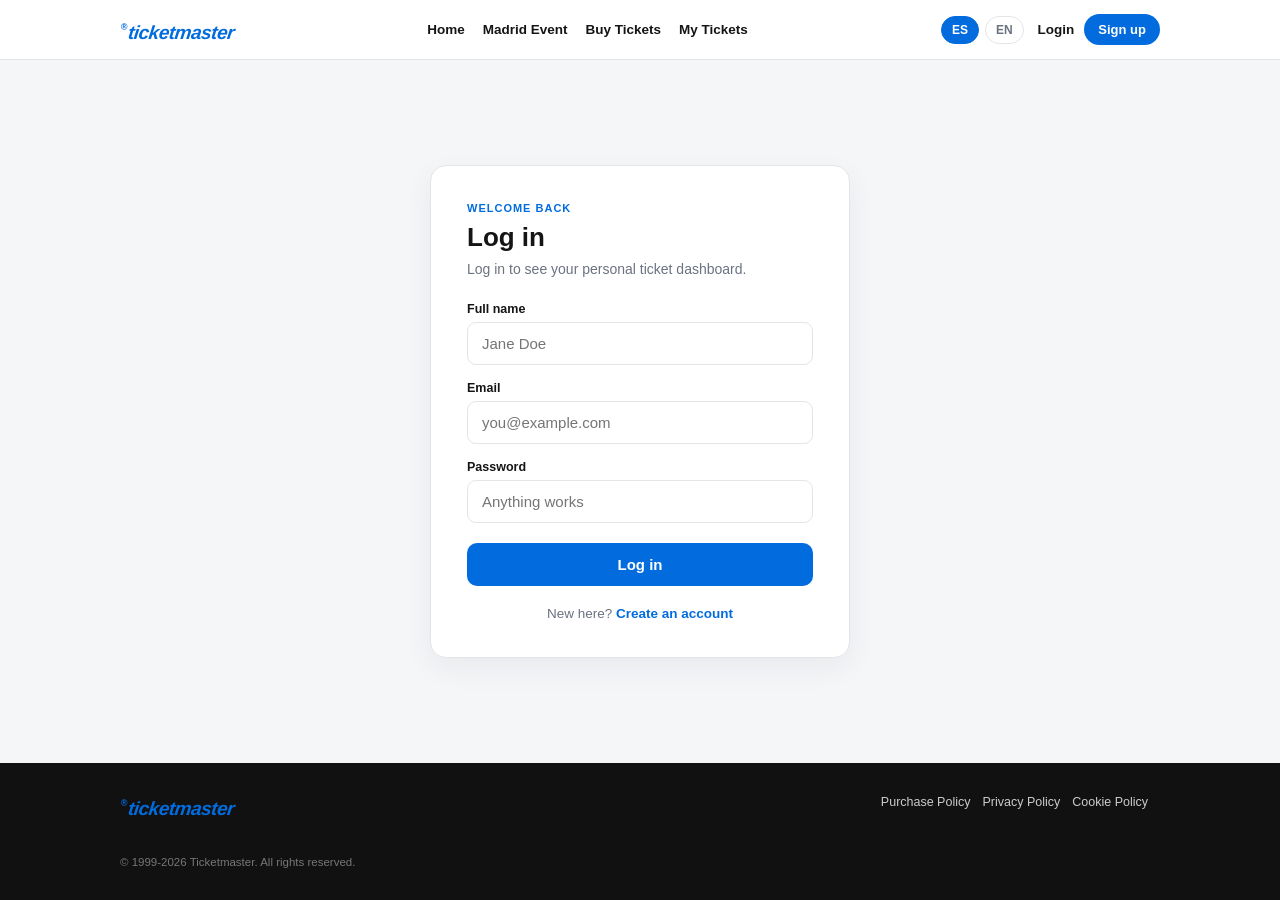
<file: madrid today/ticketpay-html/login.html>
<!DOCTYPE html>
<html lang="es">
<head>
<meta charset="UTF-8" />
<meta name="viewport" content="width=device-width, initial-scale=1.0" />
<title>Log in | Ticketmaster</title>
<style>
  :root {
    --tm-blue: #026cdf;
    --tm-blue-dark: #0154a8;
    --tm-ink: #151515;
    --tm-border: #e3e5e8;
    --tm-bg: #f5f6f8;
    --tm-muted: #6b7280;
  }
  * { box-sizing: border-box; }
  body {
    margin: 0;
    min-height: 100vh;
    display: flex;
    flex-direction: column;
    background: var(--tm-bg);
    font-family: -apple-system, BlinkMacSystemFont, "Segoe UI", Roboto, Helvetica, Arial, sans-serif;
    color: var(--tm-ink);
  }

  /* ---------- Header ---------- */
  .site-header {
    background: #fff;
    border-bottom: 1px solid var(--tm-border);
  }
  .site-header .container {
    max-width: 1080px;
    margin: 0 auto;
    padding: 14px 20px;
    display: flex;
    align-items: center;
    justify-content: space-between;
    flex-wrap: wrap;
    gap: 12px;
  }
  .brand { text-decoration: none; }
  .tm-logo {
    font-size: 19px;
    font-style: italic;
    font-weight: 800;
    letter-spacing: -0.5px;
    color: var(--tm-blue);
    transform: skewX(-7deg);
    display: inline-flex;
    align-items: flex-start;
  }
  .tm-logo-mark {
    font-size: 9px;
    font-weight: 700;
    margin-right: 2px;
    transform: skewX(7deg);
  }
  .main-nav {
    display: flex;
    gap: 18px;
    flex-wrap: wrap;
  }
  .main-nav a {
    color: var(--tm-ink);
    text-decoration: none;
    font-size: 13.5px;
    font-weight: 600;
  }
  .main-nav a:hover { color: var(--tm-blue); }
  .header-actions {
    display: flex;
    align-items: center;
    gap: 14px;
    flex-wrap: wrap;
  }
  .lang-switch { display: flex; gap: 6px; }
  .lang-btn {
    border: 1px solid var(--tm-border);
    background: #fff;
    border-radius: 20px;
    padding: 6px 10px;
    font-size: 12px;
    font-weight: 700;
    cursor: pointer;
    color: var(--tm-muted);
  }
  .lang-btn.active { background: var(--tm-blue); color: #fff; border-color: var(--tm-blue); }
  #header-auth-slot { display: flex; align-items: center; gap: 10px; }
  #header-auth-slot .header-user {
    font-size: 13.5px;
    font-weight: 700;
    color: var(--tm-ink);
    background: var(--tm-bg);
    padding: 8px 14px;
    border-radius: 20px;
    border: 1px solid var(--tm-border);
    text-decoration: none;
  }
  #header-auth-slot .header-login {
    font-size: 13.5px;
    font-weight: 700;
    color: var(--tm-ink);
    text-decoration: none;
  }
  #header-auth-slot .btn.btn-light.btn-sm {
    font-size: 13px;
    font-weight: 700;
    color: #fff;
    background: var(--tm-blue);
    padding: 8px 14px;
    border-radius: 20px;
    text-decoration: none;
  }

  /* ---------- Auth card (in normal page flow — no overlay/modal) ---------- */
  main {
    flex: 1;
    display: flex;
    align-items: center;
    justify-content: center;
    padding: clamp(24px, 6vw, 60px) 16px;
  }
  .auth-card {
    width: 100%;
    max-width: 420px;
    background: #fff;
    border: 1px solid var(--tm-border);
    border-radius: 16px;
    padding: clamp(24px, 5vw, 36px);
    box-shadow: 0 10px 30px rgba(20, 30, 50, .06);
  }
  .auth-eyebrow {
    font-size: 11px;
    font-weight: 800;
    letter-spacing: 1px;
    color: var(--tm-blue);
    text-transform: uppercase;
    margin: 0 0 8px;
  }
  .auth-card h1 {
    margin: 0 0 6px;
    font-size: clamp(22px, 5vw, 26px);
    font-weight: 800;
  }
  .auth-sub {
    margin: 0 0 22px;
    font-size: 14px;
    color: var(--tm-muted);
    line-height: 1.5;
  }
  .field { margin-bottom: 16px; }
  .field label {
    display: block;
    font-size: 12.5px;
    font-weight: 700;
    color: var(--tm-ink);
    margin-bottom: 6px;
  }
  .field input {
    width: 100%;
    padding: 12px 14px;
    border: 1.5px solid var(--tm-border);
    border-radius: 9px;
    font-size: 15px;
    font-family: inherit;
    color: var(--tm-ink);
    background: #fff;
    transition: border-color .15s ease;
  }
  .field input:focus {
    outline: none;
    border-color: var(--tm-blue);
  }
  .btn-block {
    width: 100%;
    padding: 13px;
    border: none;
    border-radius: 10px;
    background: var(--tm-blue);
    color: #fff;
    font-size: 15px;
    font-weight: 800;
    cursor: pointer;
    margin-top: 4px;
    transition: background .15s ease;
  }
  .btn-block:hover { background: var(--tm-blue-dark); }
  .auth-foot {
    text-align: center;
    margin: 20px 0 0;
    font-size: 13.5px;
    color: var(--tm-muted);
  }
  .auth-foot a {
    color: var(--tm-blue);
    font-weight: 700;
    text-decoration: none;
  }
  .auth-foot a:hover { text-decoration: underline; }

  /* ---------- Footer ---------- */
  .site-footer {
    background: #111;
    color: #ccc;
    padding: 32px 0;
    font-size: 12.5px;
  }
  .site-footer .container {
    max-width: 1080px;
    margin: 0 auto;
    padding: 0 20px;
    display: flex;
    flex-wrap: wrap;
    gap: 20px;
    justify-content: space-between;
  }
  .site-footer a { color: #ccc; text-decoration: none; margin-right: 12px; }
  .site-footer a:hover { color: #fff; }
  .footer-copy { width: 100%; margin-top: 16px; color: #777; font-size: 11.5px; }

  @media (max-width: 480px) {
    .main-nav { display: none; }
  }
</style>
</head>
<body>

<header class="site-header">
  <div class="container">
    <a href="index.html" class="brand"><span class="tm-logo"><span class="tm-logo-mark">®</span><span>ticketmaster</span></span></a>
    <nav class="main-nav">
      <a href="index.html">Home</a>
      <a href="event.html">Madrid Event</a>
      <a href="packages.html">Buy Tickets</a>
      <a href="tickets.html">My Tickets</a>
    </nav>
    <div class="header-actions">
      <div class="lang-switch">
        <button class="lang-btn" data-lang="es" onclick="setLanguage('es')" type="button">ES</button>
        <button class="lang-btn active" data-lang="en" onclick="setLanguage('en')" type="button">EN</button>
      </div>
      <div id="header-auth-slot"></div>
    </div>
  </div>
</header>

<main>
  <div class="auth-card">
    <p class="auth-eyebrow">WELCOME BACK</p>
    <h1>Log in</h1>
    <p class="auth-sub" id="auth-sub">Log in to see your personal ticket dashboard.</p>
    <form id="login-form">
      <div class="field">
        <label for="name">Full name</label>
        <input type="text" id="name" placeholder="Jane Doe" />
      </div>
      <div class="field">
        <label for="email">Email</label>
        <input type="email" id="email" placeholder="you@example.com" />
      </div>
      <div class="field">
        <label for="password">Password</label>
        <input type="password" id="password" placeholder="Anything works" />
      </div>
      <button type="submit" class="btn-block">Log in</button>
    </form>
    <p class="auth-foot">New here? <a href="signup.html" id="signup-link">Create an account</a></p>
  </div>
</main>

<footer class="site-footer">
  <div class="container">
    <div class="footer-left">
      <span class="tm-logo"><span class="tm-logo-mark">®</span><span>ticketmaster</span></span>
    </div>
    <div class="footer-links">
      <a href="#">Purchase Policy</a><a href="#">Privacy Policy</a><a href="#">Cookie Policy</a>
    </div>
    <div class="footer-copy">© 1999-2026 Ticketmaster. All rights reserved.</div>
  </div>
</footer>

<script src="js/data.js"></script>
<script src="js/store.js"></script>
<script>
  function setLanguage(lang) {
    document.documentElement.lang = lang;
    document.querySelectorAll('.lang-btn').forEach(btn => btn.classList.toggle('active', btn.dataset.lang === lang));
    try { localStorage.setItem('tm_lang', lang); } catch (e) {}
  }
  const savedLang = (function(){ try { return localStorage.getItem('tm_lang') || 'en'; } catch (e) { return 'en'; } })();
  setLanguage(savedLang);

  // Honor a ?redirect= param so someone sent here from checkout lands back
  // on checkout right after creating their account.
  const redirectParams = new URLSearchParams(window.location.search);
  const redirectTarget = redirectParams.get('redirect') || 'account.html';
  if (redirectParams.get('redirect')) {
    document.getElementById('auth-sub').textContent = 'Log in to continue with your purchase.';
    document.getElementById('signup-link').href = 'signup.html?redirect=' + encodeURIComponent(redirectTarget);
  }

  // No validation, no waiting: whatever's typed, this signs you in
  // immediately (see js/store.js — this isn't meant to gatekeep, just to
  // know who to greet you as).
  document.getElementById("login-form").addEventListener("submit", async (e) => {
    e.preventDefault();
    const name = document.getElementById("name").value;
    const email = document.getElementById("email").value;
    const password = document.getElementById("password").value;
    await Auth.signIn(name, email, password);
    window.location.href = redirectTarget;
  });
</script>
</body>
</html>
</file>
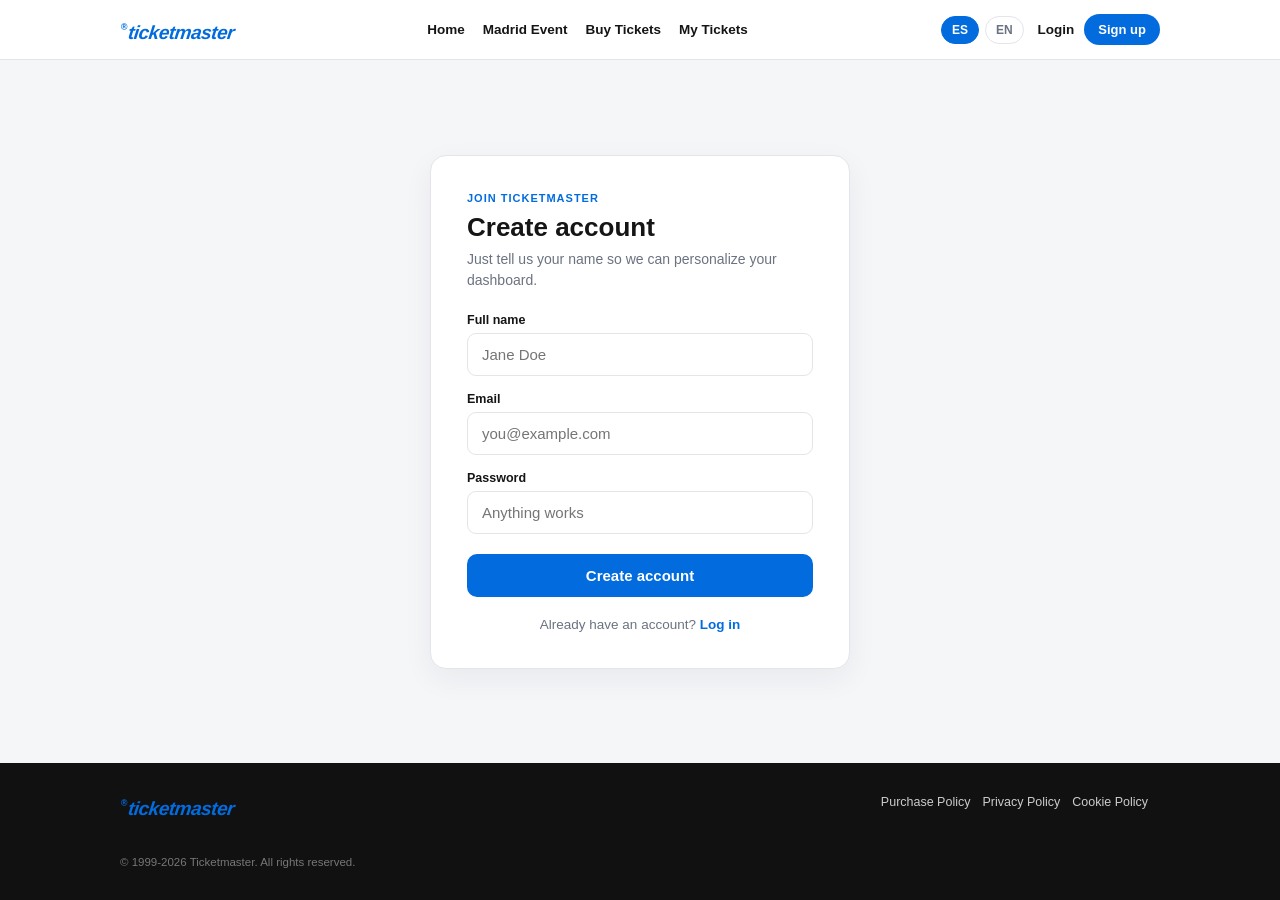
<file: madrid today/ticketpay-html/signup.html>
<!DOCTYPE html>
<html lang="es">
<head>
<meta charset="UTF-8" />
<meta name="viewport" content="width=device-width, initial-scale=1.0" />
<title>Create account | Ticketmaster</title>
<style>
  :root {
    --tm-blue: #026cdf;
    --tm-blue-dark: #0154a8;
    --tm-ink: #151515;
    --tm-border: #e3e5e8;
    --tm-bg: #f5f6f8;
    --tm-muted: #6b7280;
  }
  * { box-sizing: border-box; }
  body {
    margin: 0;
    min-height: 100vh;
    display: flex;
    flex-direction: column;
    background: var(--tm-bg);
    font-family: -apple-system, BlinkMacSystemFont, "Segoe UI", Roboto, Helvetica, Arial, sans-serif;
    color: var(--tm-ink);
  }

  /* ---------- Header ---------- */
  .site-header {
    background: #fff;
    border-bottom: 1px solid var(--tm-border);
  }
  .site-header .container {
    max-width: 1080px;
    margin: 0 auto;
    padding: 14px 20px;
    display: flex;
    align-items: center;
    justify-content: space-between;
    flex-wrap: wrap;
    gap: 12px;
  }
  .brand { text-decoration: none; }
  .tm-logo {
    font-size: 19px;
    font-style: italic;
    font-weight: 800;
    letter-spacing: -0.5px;
    color: var(--tm-blue);
    transform: skewX(-7deg);
    display: inline-flex;
    align-items: flex-start;
  }
  .tm-logo-mark {
    font-size: 9px;
    font-weight: 700;
    margin-right: 2px;
    transform: skewX(7deg);
  }
  .main-nav {
    display: flex;
    gap: 18px;
    flex-wrap: wrap;
  }
  .main-nav a {
    color: var(--tm-ink);
    text-decoration: none;
    font-size: 13.5px;
    font-weight: 600;
  }
  .main-nav a:hover { color: var(--tm-blue); }
  .header-actions {
    display: flex;
    align-items: center;
    gap: 14px;
    flex-wrap: wrap;
  }
  .lang-switch { display: flex; gap: 6px; }
  .lang-btn {
    border: 1px solid var(--tm-border);
    background: #fff;
    border-radius: 20px;
    padding: 6px 10px;
    font-size: 12px;
    font-weight: 700;
    cursor: pointer;
    color: var(--tm-muted);
  }
  .lang-btn.active { background: var(--tm-blue); color: #fff; border-color: var(--tm-blue); }
  #header-auth-slot { display: flex; align-items: center; gap: 10px; }
  #header-auth-slot .header-user {
    font-size: 13.5px;
    font-weight: 700;
    color: var(--tm-ink);
    background: var(--tm-bg);
    padding: 8px 14px;
    border-radius: 20px;
    border: 1px solid var(--tm-border);
    text-decoration: none;
  }
  #header-auth-slot .header-login {
    font-size: 13.5px;
    font-weight: 700;
    color: var(--tm-ink);
    text-decoration: none;
  }
  #header-auth-slot .btn.btn-light.btn-sm {
    font-size: 13px;
    font-weight: 700;
    color: #fff;
    background: var(--tm-blue);
    padding: 8px 14px;
    border-radius: 20px;
    text-decoration: none;
  }

  /* ---------- Auth card (in normal page flow — no overlay/modal) ---------- */
  main {
    flex: 1;
    display: flex;
    align-items: center;
    justify-content: center;
    padding: clamp(24px, 6vw, 60px) 16px;
  }
  .auth-card {
    width: 100%;
    max-width: 420px;
    background: #fff;
    border: 1px solid var(--tm-border);
    border-radius: 16px;
    padding: clamp(24px, 5vw, 36px);
    box-shadow: 0 10px 30px rgba(20, 30, 50, .06);
  }
  .auth-eyebrow {
    font-size: 11px;
    font-weight: 800;
    letter-spacing: 1px;
    color: var(--tm-blue);
    text-transform: uppercase;
    margin: 0 0 8px;
  }
  .auth-card h1 {
    margin: 0 0 6px;
    font-size: clamp(22px, 5vw, 26px);
    font-weight: 800;
  }
  .auth-sub {
    margin: 0 0 22px;
    font-size: 14px;
    color: var(--tm-muted);
    line-height: 1.5;
  }
  .field { margin-bottom: 16px; }
  .field label {
    display: block;
    font-size: 12.5px;
    font-weight: 700;
    color: var(--tm-ink);
    margin-bottom: 6px;
  }
  .field input {
    width: 100%;
    padding: 12px 14px;
    border: 1.5px solid var(--tm-border);
    border-radius: 9px;
    font-size: 15px;
    font-family: inherit;
    color: var(--tm-ink);
    background: #fff;
    transition: border-color .15s ease;
  }
  .field input:focus {
    outline: none;
    border-color: var(--tm-blue);
  }
  .btn-block {
    width: 100%;
    padding: 13px;
    border: none;
    border-radius: 10px;
    background: var(--tm-blue);
    color: #fff;
    font-size: 15px;
    font-weight: 800;
    cursor: pointer;
    margin-top: 4px;
    transition: background .15s ease;
  }
  .btn-block:hover { background: var(--tm-blue-dark); }
  .auth-foot {
    text-align: center;
    margin: 20px 0 0;
    font-size: 13.5px;
    color: var(--tm-muted);
  }
  .auth-foot a {
    color: var(--tm-blue);
    font-weight: 700;
    text-decoration: none;
  }
  .auth-foot a:hover { text-decoration: underline; }

  /* ---------- Footer ---------- */
  .site-footer {
    background: #111;
    color: #ccc;
    padding: 32px 0;
    font-size: 12.5px;
  }
  .site-footer .container {
    max-width: 1080px;
    margin: 0 auto;
    padding: 0 20px;
    display: flex;
    flex-wrap: wrap;
    gap: 20px;
    justify-content: space-between;
  }
  .site-footer a { color: #ccc; text-decoration: none; margin-right: 12px; }
  .site-footer a:hover { color: #fff; }
  .footer-copy { width: 100%; margin-top: 16px; color: #777; font-size: 11.5px; }

  @media (max-width: 480px) {
    .main-nav { display: none; }
  }
</style>
</head>
<body>

<header class="site-header">
  <div class="container">
    <a href="index.html" class="brand"><span class="tm-logo"><span class="tm-logo-mark">®</span><span>ticketmaster</span></span></a>
    <nav class="main-nav">
      <a href="index.html">Home</a>
      <a href="event.html">Madrid Event</a>
      <a href="packages.html">Buy Tickets</a>
      <a href="tickets.html">My Tickets</a>
    </nav>
    <div class="header-actions">
      <div class="lang-switch">
        <button class="lang-btn" data-lang="es" onclick="setLanguage('es')" type="button">ES</button>
        <button class="lang-btn active" data-lang="en" onclick="setLanguage('en')" type="button">EN</button>
      </div>
      <div id="header-auth-slot"></div>
    </div>
  </div>
</header>

<main>
  <div class="auth-card">
    <p class="auth-eyebrow">JOIN TICKETMASTER</p>
    <h1>Create account</h1>
    <p class="auth-sub" id="auth-sub">Just tell us your name so we can personalize your dashboard.</p>
    <form id="signup-form">
      <div class="field">
        <label for="name">Full name</label>
        <input type="text" id="name" placeholder="Jane Doe" />
      </div>
      <div class="field">
        <label for="email">Email</label>
        <input type="email" id="email" placeholder="you@example.com" />
      </div>
      <div class="field">
        <label for="password">Password</label>
        <input type="password" id="password" placeholder="Anything works" />
      </div>
      <button type="submit" class="btn-block">Create account</button>
    </form>
    <p class="auth-foot">Already have an account? <a href="login.html" id="login-link">Log in</a></p>
  </div>
</main>

<footer class="site-footer">
  <div class="container">
    <div class="footer-left">
      <span class="tm-logo"><span class="tm-logo-mark">®</span><span>ticketmaster</span></span>
    </div>
    <div class="footer-links">
      <a href="#">Purchase Policy</a><a href="#">Privacy Policy</a><a href="#">Cookie Policy</a>
    </div>
    <div class="footer-copy">© 1999-2026 Ticketmaster. All rights reserved.</div>
  </div>
</footer>

<script src="js/data.js"></script>
<script src="js/store.js"></script>
<script>
  function setLanguage(lang) {
    document.documentElement.lang = lang;
    document.querySelectorAll('.lang-btn').forEach(btn => btn.classList.toggle('active', btn.dataset.lang === lang));
    try { localStorage.setItem('tm_lang', lang); } catch (e) {}
  }
  const savedLang = (function(){ try { return localStorage.getItem('tm_lang') || 'en'; } catch (e) { return 'en'; } })();
  setLanguage(savedLang);

  // Honor a ?redirect= param so someone sent here from checkout lands back
  // on checkout right after creating their account.
  const redirectParams = new URLSearchParams(window.location.search);
  const redirectTarget = redirectParams.get('redirect') || 'account.html';
  if (redirectParams.get('redirect')) {
    document.getElementById('auth-sub').textContent = 'Tell us your name to continue with your purchase.';
    document.getElementById('login-link').href = 'login.html?redirect=' + encodeURIComponent(redirectTarget);
  }

  // No validation, no waiting: whatever's typed, this creates the account
  // and moves on immediately.
  document.getElementById("signup-form").addEventListener("submit", async (e) => {
    e.preventDefault();
    const name = document.getElementById("name").value;
    const email = document.getElementById("email").value;
    const password = document.getElementById("password").value;
    await Auth.signUp(name, email, password);
    window.location.href = redirectTarget;
  });
</script>
</body>
</html>
</file>
